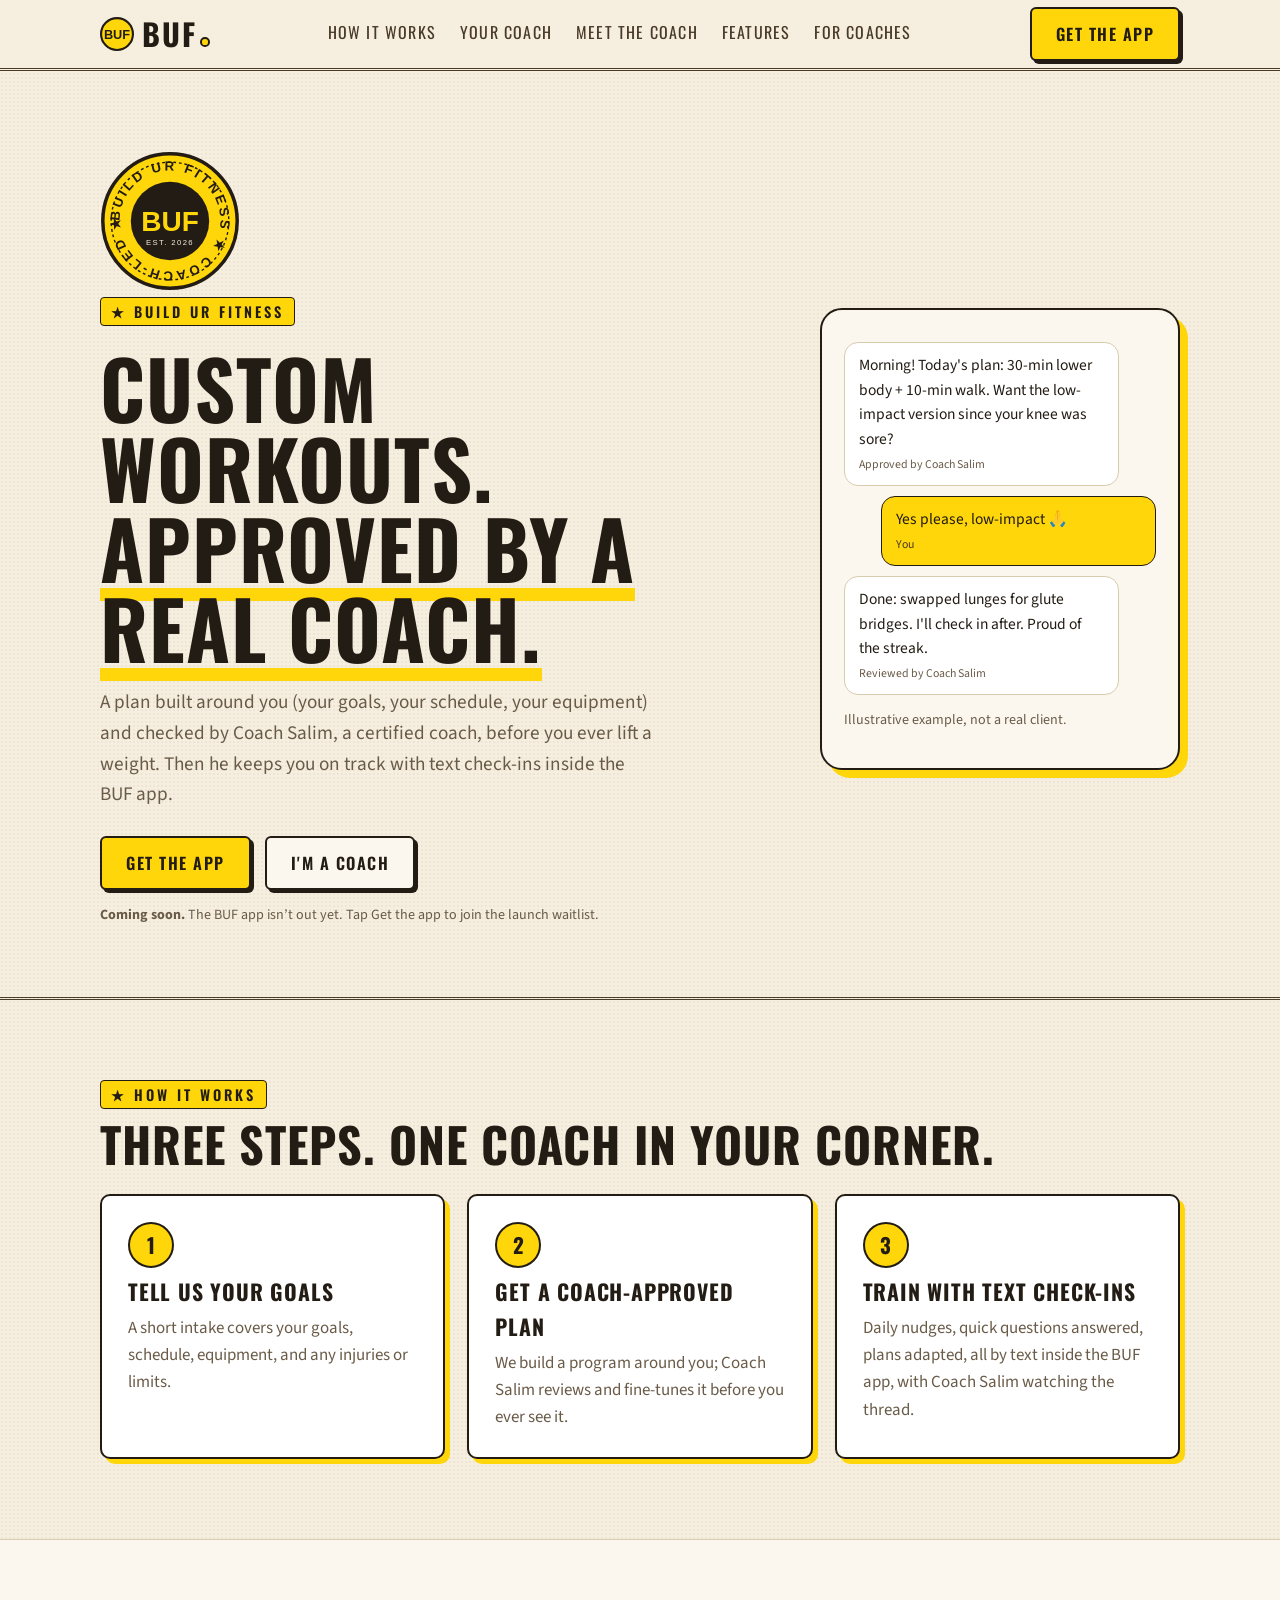
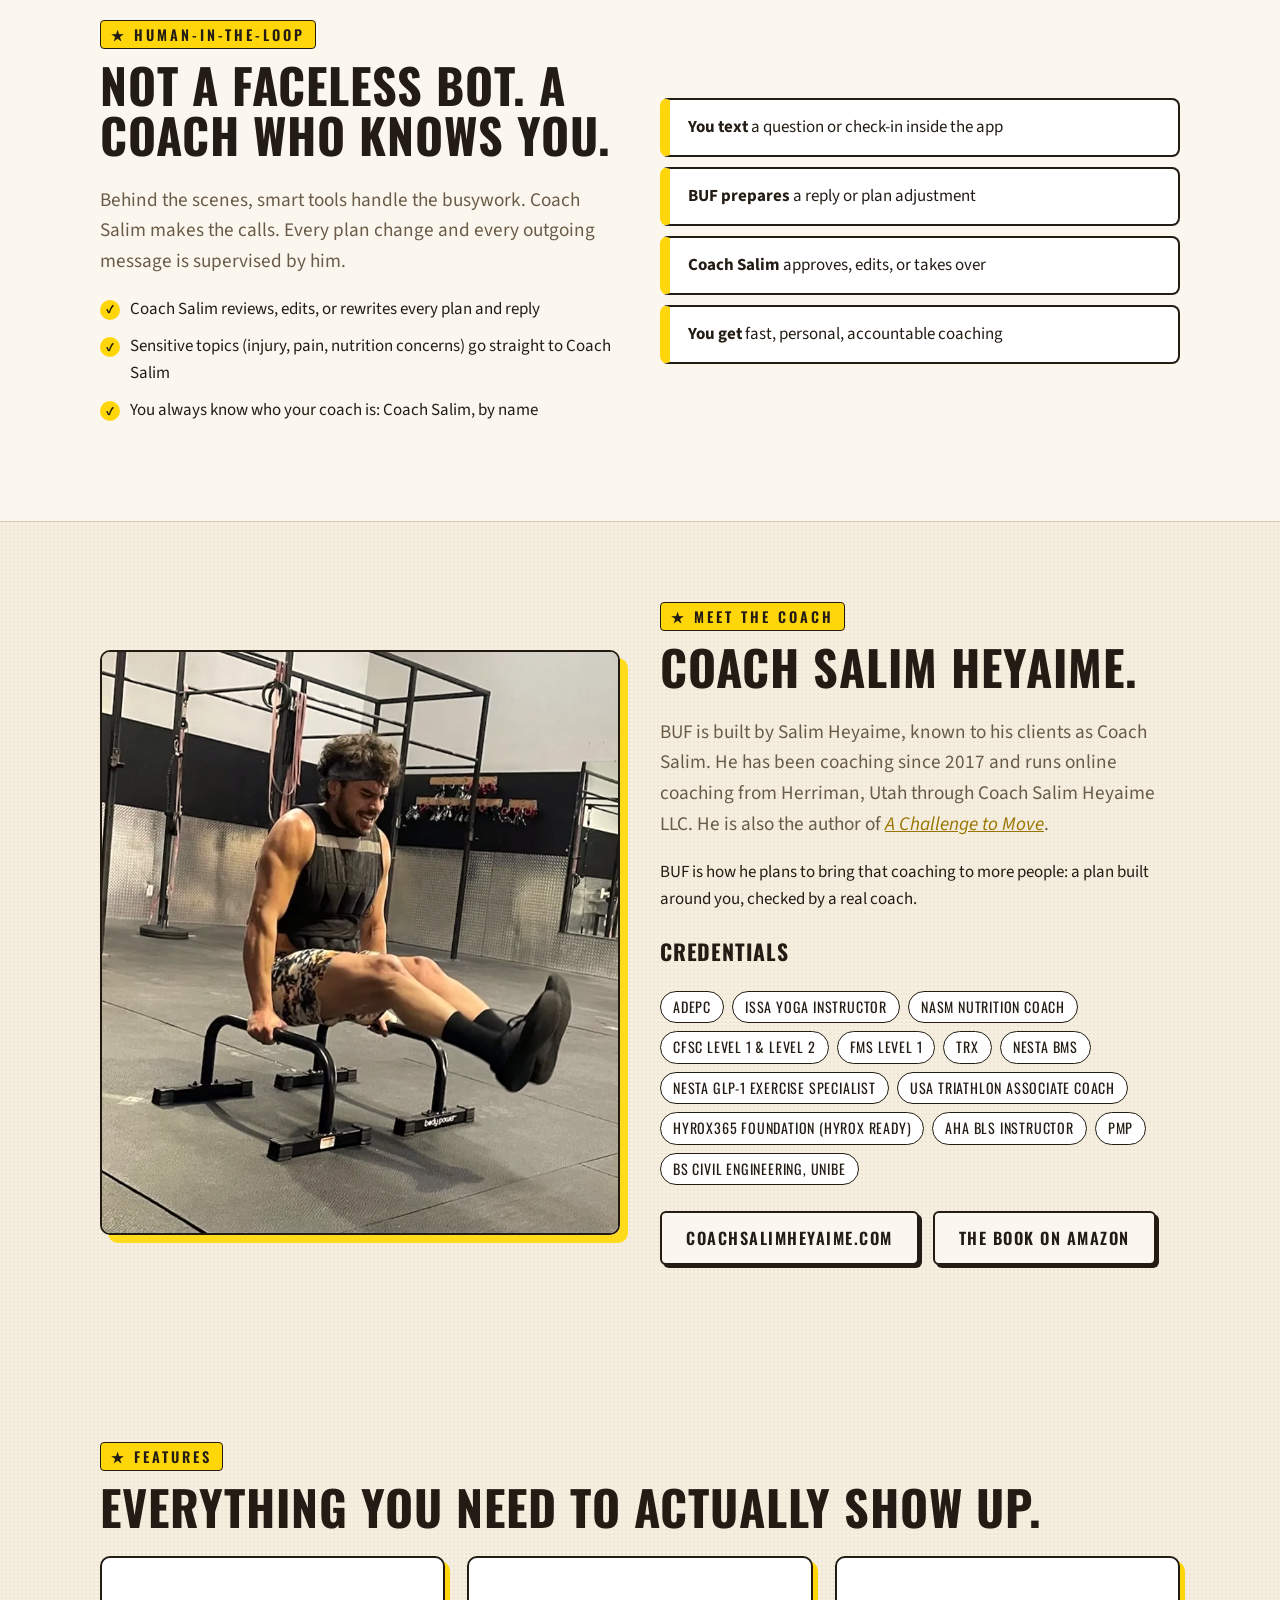
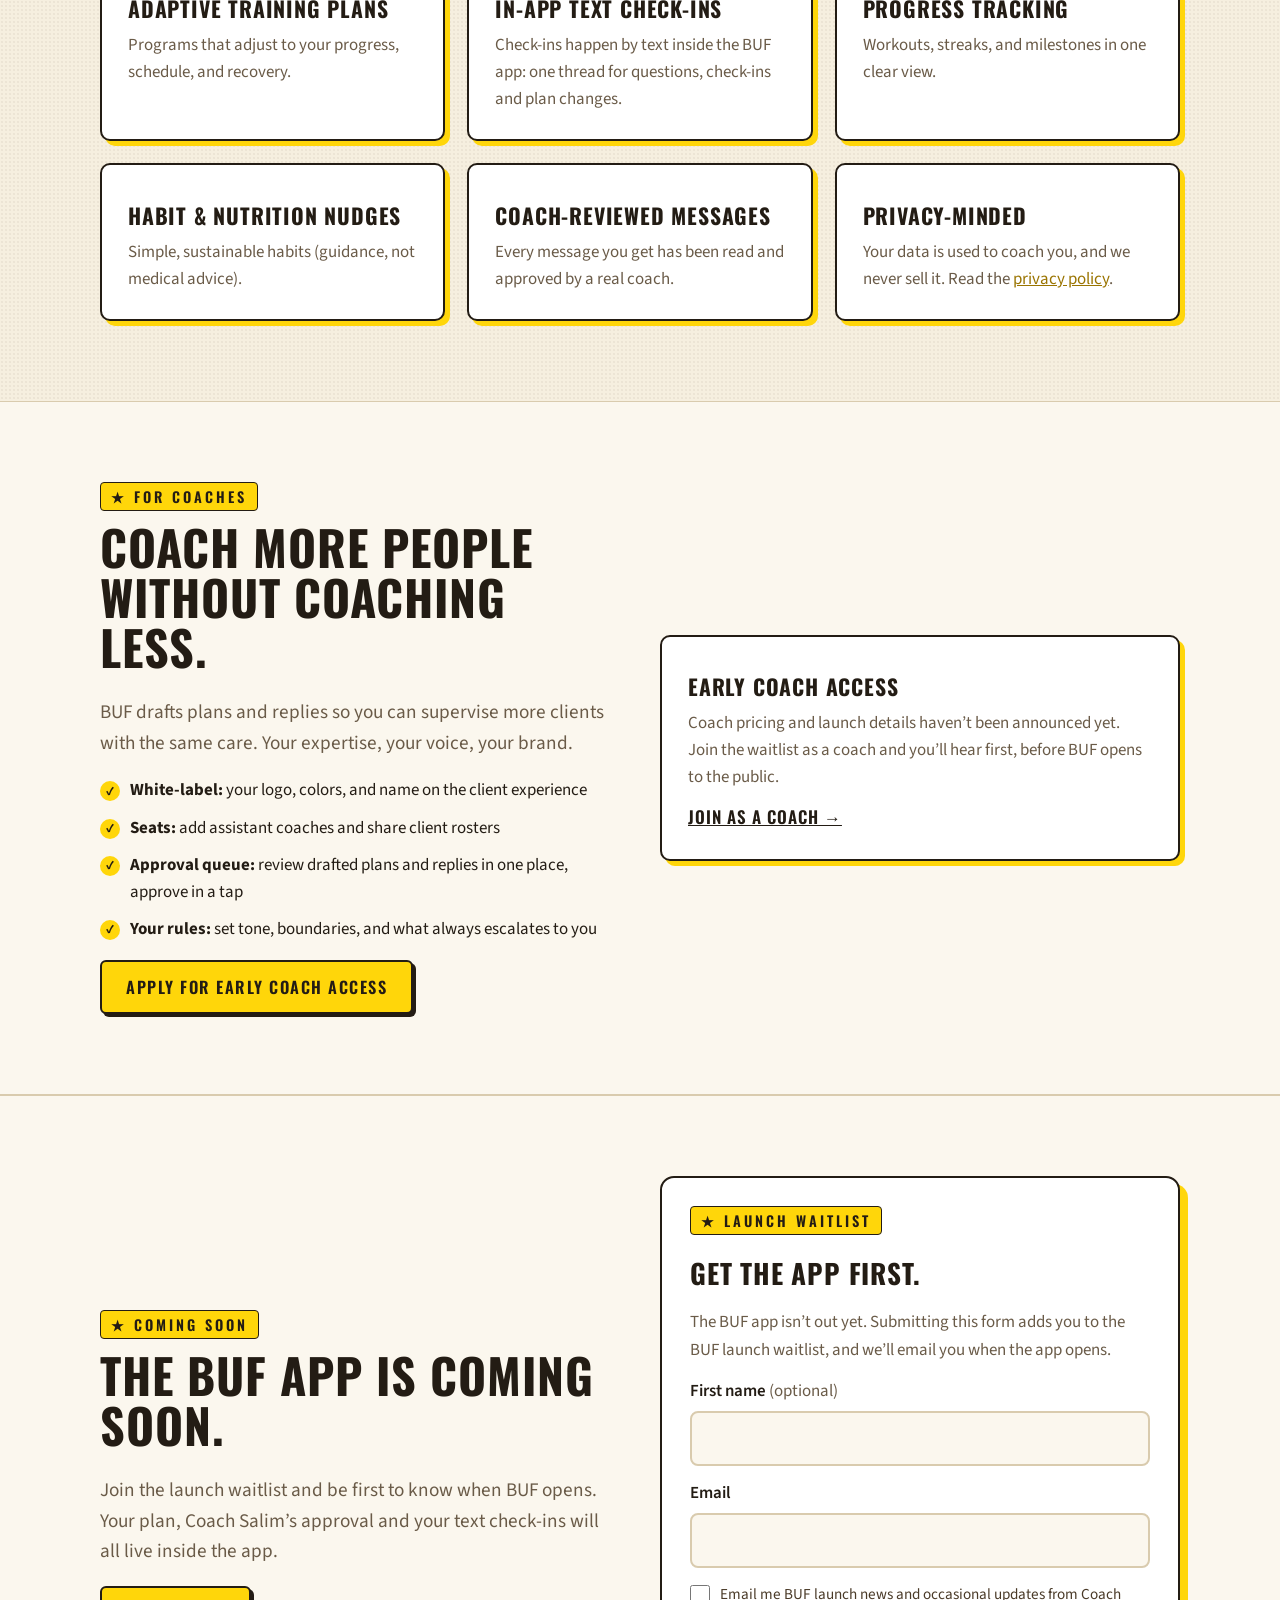
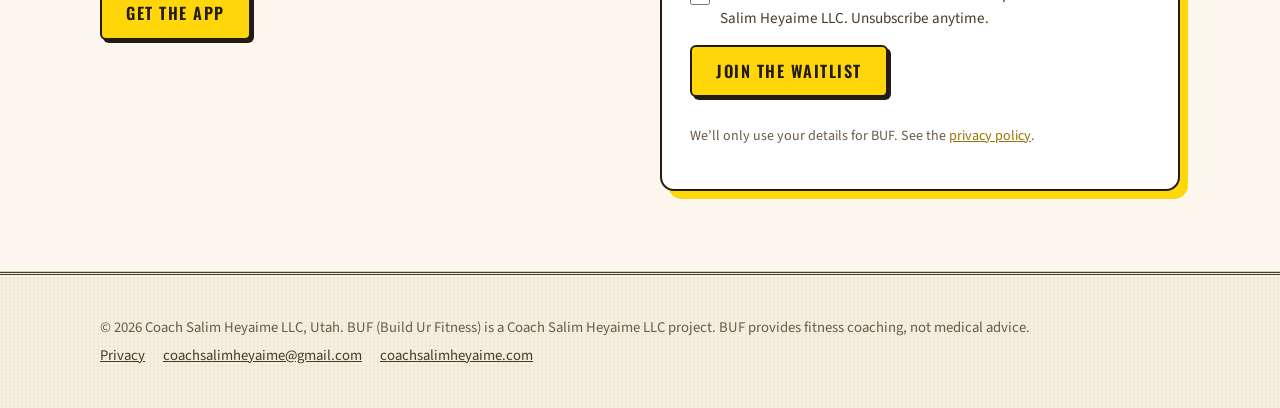
<file: index.html>
<!DOCTYPE html>
<html lang="en">
<head>
<!-- Google tag (gtag.js) -->
<script async src="https://www.googletagmanager.com/gtag/js?id=G-2J3MQWPSZQ"></script>
<script>window.dataLayer=window.dataLayer||[];function gtag(){dataLayer.push(arguments);}gtag('js',new Date());gtag('config','G-2J3MQWPSZQ');</script>
<script src="/js/ga-events.js" defer></script>
<script src="/js/waitlist.js" defer></script>
<meta charset="utf-8">
<meta name="viewport" content="width=device-width,initial-scale=1">
<meta name="robots" content="index,follow">
<link rel="canonical" href="https://buildurfitness.com/">
<title>BUF Fitness | Custom workouts, approved by a real coach</title>
<meta name="description" content="BUF (Build Ur Fitness) builds custom workouts around you, with text check-ins inside the BUF app and Coach Salim, a certified coach who approves every plan and every message. The BUF app is coming soon: join the waitlist.">
<meta property="og:title" content="BUF Fitness | Custom workouts, approved by a real coach">
<meta property="og:description" content="A workout plan built around you and checked by a real coach. Join the waitlist.">
<meta property="og:type" content="website">
<meta property="og:url" content="https://buildurfitness.com/">
<meta property="og:image" content="https://buildurfitness.com/og.png">
<meta property="og:image:width" content="1200">
<meta property="og:image:height" content="630">
<meta name="twitter:card" content="summary_large_image">
<meta name="twitter:url" content="https://buildurfitness.com/">
<meta name="twitter:title" content="BUF Fitness | Custom workouts, approved by a real coach">
<meta name="twitter:image" content="https://buildurfitness.com/og.png">
<meta name="theme-color" content="#FFD60A">
<link rel="preconnect" href="https://fonts.googleapis.com">
<link rel="preconnect" href="https://fonts.gstatic.com" crossorigin>
<link rel="stylesheet" href="https://fonts.googleapis.com/css2?family=Oswald:wght@500;600;700&family=Source+Sans+3:wght@400;600;700&display=swap">
<link rel="icon" href="/favicon.ico" sizes="any">
<link rel="icon" href="/favicon.ico" sizes="any">
<link rel="icon" href="/favicon.svg" type="image/svg+xml">
<link rel="apple-touch-icon" href="/apple-touch-icon.png">
<link rel="apple-touch-icon" href="/apple-touch-icon.png">
<link rel="stylesheet" href="styles.css">
<script type="application/ld+json">
{"@context":"https://schema.org","@type":"WebSite","name":"BUF Fitness (Build Ur Fitness)","url":"https://buildurfitness.com/","publisher":{"@type":"Organization","name":"Coach Salim Heyaime LLC","url":"https://coachsalimheyaime.com/","email":"coachsalimheyaime@gmail.com","founder":{"@type":"Person","name":"Salim Heyaime","alternateName":"Coach Salim","url":"https://coachsalimheyaime.com/"}}}
</script>
</head>
<body>
<a class="skip" href="#main">Skip to content</a>
<header><div class="wrap"><nav aria-label="Main">
<a class="logo" href="#top"><img src="favicon.svg" alt="" width="34" height="34"><span class="wm">BUF<span>.</span></span></a>
<ul><li><a href="#how">How it works</a></li><li><a href="#coach">Your coach</a></li><li><a href="#meet">Meet the coach</a></li><li><a href="#features">Features</a></li><li><a href="#coaches">For coaches</a></li></ul>
<a class="btn" href="#waitlist" data-waitlist="header">Get the app</a>
</nav></div></header>
<main id="main">
<section class="hero" id="top"><div class="wrap grid">
<div>
<img class="badge" src="badge.svg" alt="" width="140" height="140">
<p class="eyebrow">Build Ur Fitness</p>
<h1>Custom workouts.<br><em>Approved by a real coach.</em></h1>
<p class="lead">A plan built around you (your goals, your schedule, your equipment) and checked by Coach Salim, a certified coach, before you ever lift a weight. Then he keeps you on track with text check-ins inside the BUF app.</p>
<div class="cta"><a class="btn" href="#waitlist" data-waitlist="hero">Get the app</a><a class="btn ghost" href="#coaches">I'm a coach</a></div>
<p class="small soon"><strong>Coming soon.</strong> The BUF app isn&rsquo;t out yet. Tap Get the app to join the launch waitlist.</p>
</div>
<div class="phone" role="group" aria-label="Example in-app text conversation (illustrative)">
<div class="msg ai">Morning! Today's plan: 30-min lower body + 10-min walk. Want the low-impact version since your knee was sore?<span class="tag">Approved by Coach Salim</span></div>
<div class="msg me">Yes please, low-impact 🙏<span class="tag">You</span></div>
<div class="msg ai">Done: swapped lunges for glute bridges. I'll check in after. Proud of the streak.<span class="tag">Reviewed by Coach Salim</span></div>
<p class="small">Illustrative example, not a real client.</p>
</div>
</div></section>

<section id="how"><div class="wrap">
<p class="eyebrow">How it works</p><h2>Three steps. One coach in your corner.</h2>
<div class="cards">
<div class="card"><span class="num">1</span><h3>Tell us your goals</h3><p>A short intake covers your goals, schedule, equipment, and any injuries or limits.</p></div>
<div class="card"><span class="num">2</span><h3>Get a coach-approved plan</h3><p>We build a program around you; Coach Salim reviews and fine-tunes it before you ever see it.</p></div>
<div class="card"><span class="num">3</span><h3>Train with text check-ins</h3><p>Daily nudges, quick questions answered, plans adapted, all by text inside the BUF app, with Coach Salim watching the thread.</p></div>
</div></div></section>

<section class="alt" id="coach"><div class="wrap split">
<div><p class="eyebrow">Human-in-the-loop</p><h2>Not a faceless bot. A coach who knows you.</h2>
<p class="lead">Behind the scenes, smart tools handle the busywork. Coach Salim makes the calls. Every plan change and every outgoing message is supervised by him.</p>
<ul class="check"><li>Coach Salim reviews, edits, or rewrites every plan and reply</li><li>Sensitive topics (injury, pain, nutrition concerns) go straight to Coach Salim</li><li>You always know who your coach is: Coach Salim, by name</li></ul></div>
<div class="loop" role="group" aria-label="Supervision loop">
<div><strong>You text</strong> a question or check-in inside the app</div>
<div><strong>BUF prepares</strong> a reply or plan adjustment</div>
<div><strong>Coach Salim</strong> approves, edits, or takes over</div>
<div><strong>You get</strong> fast, personal, accountable coaching</div>
</div></div></section>

<section id="meet"><div class="wrap split">
<figure class="coach-photo"><picture><source srcset="img/coach-salim-800.webp" type="image/webp"><img src="img/coach-salim-800.jpg" alt="Coach Salim Heyaime holding an L-sit on parallettes in the gym" width="800" height="900" loading="lazy"></picture></figure>
<div><p class="eyebrow">Meet the coach</p><h2>Coach Salim Heyaime.</h2>
<p class="lead">BUF is built by Salim Heyaime, known to his clients as Coach Salim. He has been coaching since 2017 and runs online coaching from Herriman, Utah through Coach Salim Heyaime LLC. He is also the author of <a href="https://www.amazon.com/dp/B0HN22P5F4" target="_blank" rel="noopener"><em>A Challenge to Move</em></a>.</p>
<p>BUF is how he plans to bring that coaching to more people: a plan built around you, checked by a real coach.</p>
<h3>Credentials</h3>
<ul class="creds">
<li>ADEPC</li>
<li>ISSA Yoga Instructor</li>
<li>NASM Nutrition Coach</li>
<li>CFSC Level 1 &amp; Level 2</li>
<li>FMS Level 1</li>
<li>TRX</li>
<li>NESTA BMS</li>
<li>NESTA GLP-1 Exercise Specialist</li>
<li>USA Triathlon Associate Coach</li>
<li>HYROX365 Foundation (HYROX Ready)</li>
<li>AHA BLS Instructor</li>
<li>PMP</li>
<li>BS Civil Engineering, UNIBE</li>
</ul>
<p class="cta"><a class="btn ghost" href="https://coachsalimheyaime.com/" target="_blank" rel="noopener">coachsalimheyaime.com</a><a class="btn ghost" href="https://www.amazon.com/dp/B0HN22P5F4" target="_blank" rel="noopener">The book on Amazon</a></p>
</div></div></section>

<section id="features"><div class="wrap">
<p class="eyebrow">Features</p><h2>Everything you need to actually show up.</h2>
<div class="cards">
<div class="card"><h3>Adaptive training plans</h3><p>Programs that adjust to your progress, schedule, and recovery.</p></div>
<div class="card"><h3>In-app text check-ins</h3><p>Check-ins happen by text inside the BUF app: one thread for questions, check-ins and plan changes.</p></div>
<div class="card"><h3>Progress tracking</h3><p>Workouts, streaks, and milestones in one clear view.</p></div>
<div class="card"><h3>Habit &amp; nutrition nudges</h3><p>Simple, sustainable habits (guidance, not medical advice).</p></div>
<div class="card"><h3>Coach-reviewed messages</h3><p>Every message you get has been read and approved by a real coach.</p></div>
<div class="card"><h3>Privacy-minded</h3><p>Your data is used to coach you, and we never sell it. Read the <a href="/privacy/">privacy policy</a>.</p></div>
</div></div></section>

<section class="alt" id="coaches"><div class="wrap split">
<div><p class="eyebrow">For coaches</p><h2>Coach more people without coaching less.</h2>
<p class="lead">BUF drafts plans and replies so you can supervise more clients with the same care. Your expertise, your voice, your brand.</p>
<ul class="check"><li><strong>White-label:</strong> your logo, colors, and name on the client experience</li><li><strong>Seats:</strong> add assistant coaches and share client rosters</li><li><strong>Approval queue:</strong> review drafted plans and replies in one place, approve in a tap</li><li><strong>Your rules:</strong> set tone, boundaries, and what always escalates to you</li></ul>
<a class="btn" href="#waitlist" data-waitlist="coaches" data-waitlist-role="coach">Apply for early coach access</a></div>
<div class="card note"><h3>Early coach access</h3><p>Coach pricing and launch details haven&rsquo;t been announced yet. Join the waitlist as a coach and you&rsquo;ll hear first, before BUF opens to the public.</p><p><a href="#waitlist" data-waitlist="coaches_note" data-waitlist-role="coach">Join as a coach &rarr;</a></p></div>
</div></section>

<section class="alt" id="waitlist"><div class="wrap split">
<div><p class="eyebrow">Coming soon</p><h2>The BUF app is coming soon.</h2><p class="lead">Join the launch waitlist and be first to know when BUF opens. Your plan, Coach Salim&rsquo;s approval and your text check-ins will all live inside the app.</p><p><a class="btn" href="#waitlist" data-waitlist="waitlist_section">Get the app</a></p></div>
<div class="wl-home" id="wl-home"><div class="wl-box" id="wl-box">
<form id="wl-form" class="wl-form" action="https://formsubmit.co/coachsalimheyaime@gmail.com" method="POST" aria-labelledby="wl-title">
<p class="eyebrow">Launch waitlist</p>
<h3 id="wl-title">Get the app first.</h3>
<p class="wl-intro">The BUF app isn&rsquo;t out yet. Submitting this form adds you to the BUF launch waitlist, and we&rsquo;ll email you when the app opens.</p>
<input type="hidden" name="_subject" value="BUF waitlist">
<input type="hidden" name="_template" value="table">
<input type="hidden" name="_captcha" value="true">
<input type="hidden" name="_next" value="https://buildurfitness.com/thanks/">
<input type="hidden" name="source" value="buf_waitlist">
<input type="hidden" name="page" value="https://buildurfitness.com/">
<input type="hidden" name="role" value="">
<input type="hidden" name="entry_point" value="">
<input type="hidden" name="utm_source" value=""><input type="hidden" name="utm_medium" value=""><input type="hidden" name="utm_campaign" value=""><input type="hidden" name="utm_term" value=""><input type="hidden" name="utm_content" value="">
<input type="hidden" name="timestamp" value="">
<input type="text" name="_honey" class="hp" tabindex="-1" autocomplete="off" aria-hidden="true">
<label><span>First name <span class="opt">(optional)</span></span><input type="text" name="first_name" autocomplete="given-name" maxlength="60"></label>
<label>Email<input type="email" name="email" required autocomplete="email" maxlength="254" aria-describedby="wl-err"></label>
<label class="wl-check"><input type="checkbox" name="marketing_opt_in" value="yes"><span>Email me BUF launch news and occasional updates from Coach Salim Heyaime LLC. Unsubscribe anytime.</span></label>
<p class="wl-err" id="wl-err" role="alert" hidden></p>
<button class="btn" type="submit">Join the waitlist</button>
<p class="small">We&rsquo;ll only use your details for BUF. See the <a href="/privacy/">privacy policy</a>.</p>
</form>
<div class="wl-thanks" id="wl-thanks" tabindex="-1" hidden>
<p class="eyebrow">You&rsquo;re on the list</p>
<h3 id="wl-thanks-title">Thanks<span id="wl-thanks-name"></span>!</h3>
<p>You&rsquo;re on the BUF launch waitlist. The app is coming soon, and we&rsquo;ll email you as soon as it opens.</p>
<p class="small">Can&rsquo;t wait? Coach Salim also coaches online at <a href="https://coachsalimheyaime.com/" target="_blank" rel="noopener">coachsalimheyaime.com</a>.</p>
</div>
</div></div>
</div></section>
</main>
<dialog class="wl-dialog" id="wl-dialog" aria-labelledby="wl-title"><button type="button" class="wl-close" id="wl-close" aria-label="Close">&times;</button><div id="wl-slot"></div></dialog>
<footer><div class="wrap foot">
<p>&copy; 2026 Coach Salim Heyaime LLC, Utah. BUF (Build Ur Fitness) is a Coach Salim Heyaime LLC project. BUF provides fitness coaching, not medical advice.</p>
<p class="foot-links"><a href="/privacy/">Privacy</a><a href="mailto:coachsalimheyaime@gmail.com?subject=BUF">coachsalimheyaime@gmail.com</a><a href="https://coachsalimheyaime.com/" target="_blank" rel="noopener">coachsalimheyaime.com</a></p>
</div></footer>
<script src="/js/external-links.js" defer></script>
</body></html>
</file>
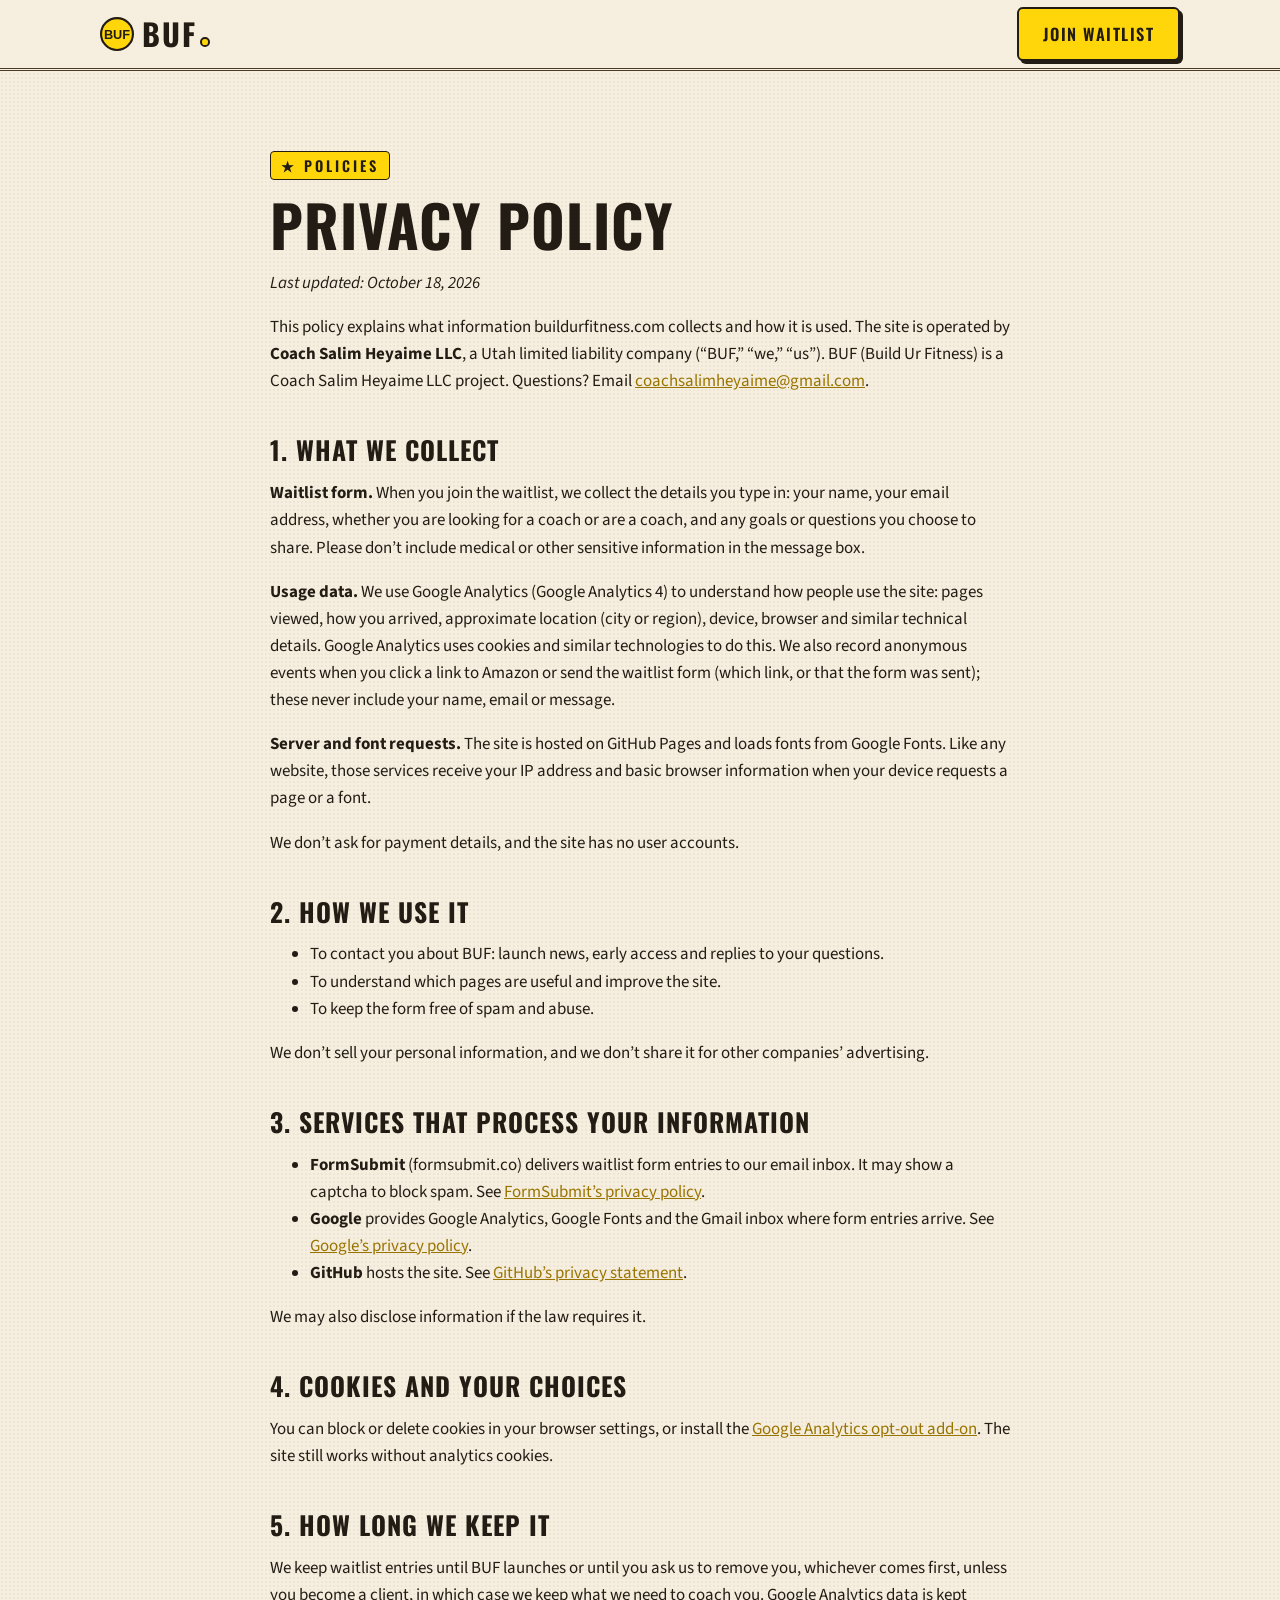
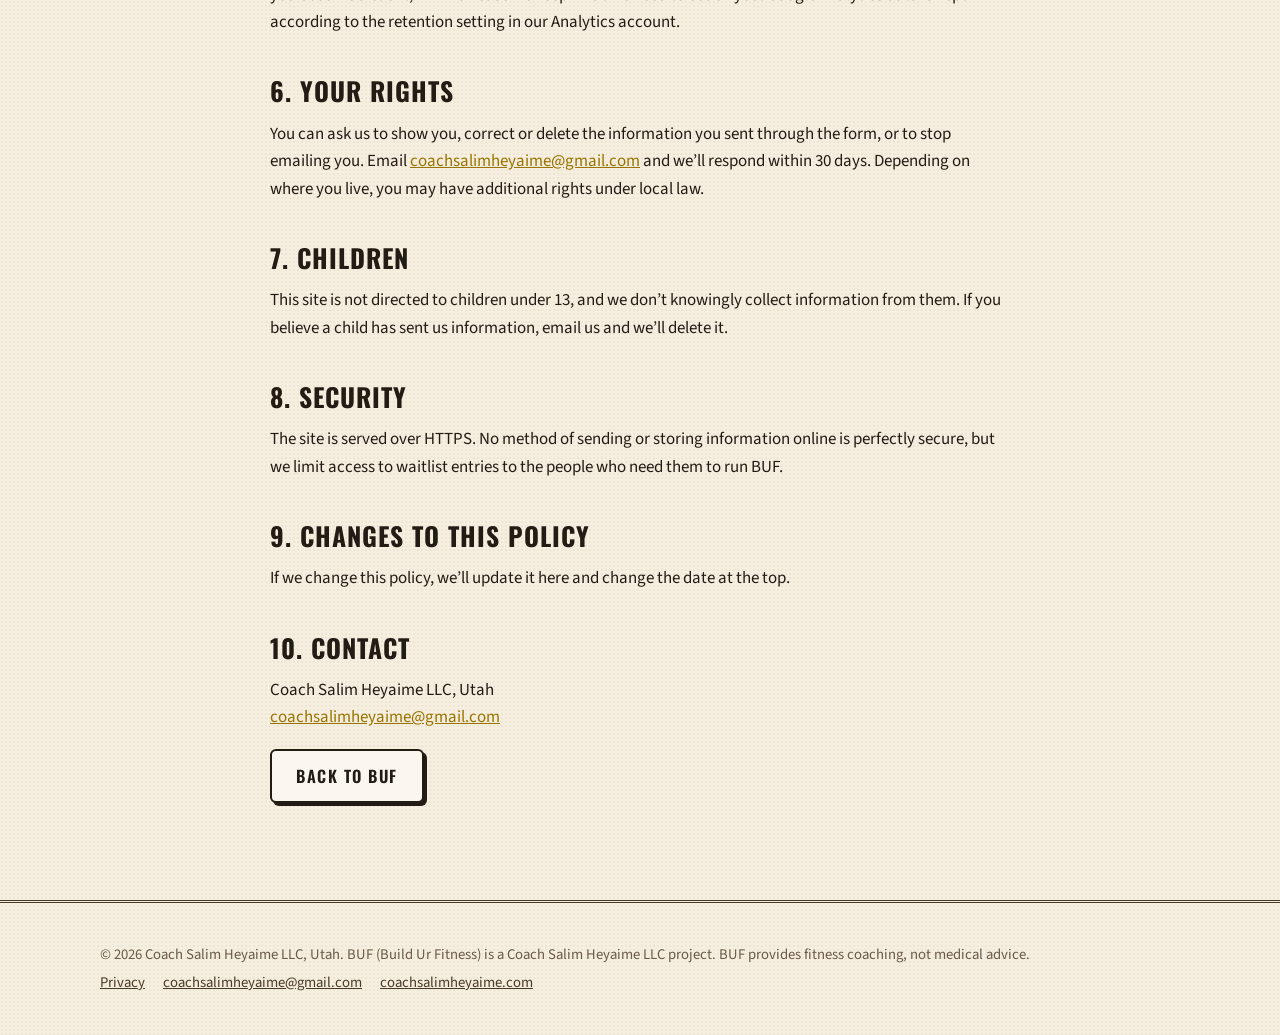
<file: privacy/index.html>
<!DOCTYPE html>
<html lang="en">
<head>
<!-- Google tag (gtag.js) -->
<script async src="https://www.googletagmanager.com/gtag/js?id=G-2J3MQWPSZQ"></script>
<script>window.dataLayer=window.dataLayer||[];function gtag(){dataLayer.push(arguments);}gtag('js',new Date());gtag('config','G-2J3MQWPSZQ');</script>
<script src="/js/ga-events.js" defer></script>
<meta charset="utf-8">
<meta name="viewport" content="width=device-width,initial-scale=1">
<meta name="robots" content="index,follow">
<link rel="canonical" href="https://buildurfitness.com/privacy/">
<title>Privacy Policy | BUF Fitness</title>
<meta name="description" content="How BUF Fitness (Build Ur Fitness), a Coach Salim Heyaime LLC project, handles the information collected on buildurfitness.com.">
<meta name="theme-color" content="#FFD60A">
<link rel="preconnect" href="https://fonts.googleapis.com">
<link rel="preconnect" href="https://fonts.gstatic.com" crossorigin>
<link rel="stylesheet" href="https://fonts.googleapis.com/css2?family=Oswald:wght@500;600;700&family=Source+Sans+3:wght@400;600;700&display=swap">
<link rel="icon" href="/favicon.ico" sizes="any">
<link rel="icon" href="/favicon.svg" type="image/svg+xml">
<link rel="apple-touch-icon" href="/apple-touch-icon.png">
<link rel="stylesheet" href="/styles.css">
</head>
<body>
<a class="skip" href="#main">Skip to content</a>
<header><div class="wrap"><nav aria-label="Main">
<a class="logo" href="/"><img src="/favicon.svg" alt="" width="34" height="34"><span class="wm">BUF<span>.</span></span></a>
<a class="btn" href="/#waitlist">Join waitlist</a>
</nav></div></header>
<main id="main"><section><div class="wrap legal">
<p class="eyebrow">Policies</p>
<h1>Privacy Policy</h1>
<p><em>Last updated: October 18, 2026</em></p>
<p>This policy explains what information buildurfitness.com collects and how it is used. The site is operated by <strong>Coach Salim Heyaime LLC</strong>, a Utah limited liability company (&ldquo;BUF,&rdquo; &ldquo;we,&rdquo; &ldquo;us&rdquo;). BUF (Build Ur Fitness) is a Coach Salim Heyaime LLC project. Questions? Email <a href="mailto:coachsalimheyaime@gmail.com?subject=BUF%20privacy">coachsalimheyaime@gmail.com</a>.</p>

<h2>1. What we collect</h2>
<p><strong>Waitlist form.</strong> When you join the waitlist, we collect the details you type in: your name, your email address, whether you are looking for a coach or are a coach, and any goals or questions you choose to share. Please don&rsquo;t include medical or other sensitive information in the message box.</p>
<p><strong>Usage data.</strong> We use Google Analytics (Google Analytics 4) to understand how people use the site: pages viewed, how you arrived, approximate location (city or region), device, browser and similar technical details. Google Analytics uses cookies and similar technologies to do this. We also record anonymous events when you click a link to Amazon or send the waitlist form (which link, or that the form was sent); these never include your name, email or message.</p>
<p><strong>Server and font requests.</strong> The site is hosted on GitHub Pages and loads fonts from Google Fonts. Like any website, those services receive your IP address and basic browser information when your device requests a page or a font.</p>
<p>We don&rsquo;t ask for payment details, and the site has no user accounts.</p>

<h2>2. How we use it</h2>
<ul>
<li>To contact you about BUF: launch news, early access and replies to your questions.</li>
<li>To understand which pages are useful and improve the site.</li>
<li>To keep the form free of spam and abuse.</li>
</ul>
<p>We don&rsquo;t sell your personal information, and we don&rsquo;t share it for other companies&rsquo; advertising.</p>

<h2>3. Services that process your information</h2>
<ul>
<li><strong>FormSubmit</strong> (formsubmit.co) delivers waitlist form entries to our email inbox. It may show a captcha to block spam. See <a href="https://formsubmit.co/privacy.pdf" target="_blank" rel="noopener">FormSubmit&rsquo;s privacy policy</a>.</li>
<li><strong>Google</strong> provides Google Analytics, Google Fonts and the Gmail inbox where form entries arrive. See <a href="https://policies.google.com/privacy" target="_blank" rel="noopener">Google&rsquo;s privacy policy</a>.</li>
<li><strong>GitHub</strong> hosts the site. See <a href="https://docs.github.com/en/site-policy/privacy-policies/github-general-privacy-statement" target="_blank" rel="noopener">GitHub&rsquo;s privacy statement</a>.</li>
</ul>
<p>We may also disclose information if the law requires it.</p>

<h2>4. Cookies and your choices</h2>
<p>You can block or delete cookies in your browser settings, or install the <a href="https://tools.google.com/dlpage/gaoptout" target="_blank" rel="noopener">Google Analytics opt-out add-on</a>. The site still works without analytics cookies.</p>

<h2>5. How long we keep it</h2>
<p>We keep waitlist entries until BUF launches or until you ask us to remove you, whichever comes first, unless you become a client, in which case we keep what we need to coach you. Google Analytics data is kept according to the retention setting in our Analytics account.</p>

<h2>6. Your rights</h2>
<p>You can ask us to show you, correct or delete the information you sent through the form, or to stop emailing you. Email <a href="mailto:coachsalimheyaime@gmail.com?subject=BUF%20privacy%20request">coachsalimheyaime@gmail.com</a> and we&rsquo;ll respond within 30 days. Depending on where you live, you may have additional rights under local law.</p>

<h2>7. Children</h2>
<p>This site is not directed to children under 13, and we don&rsquo;t knowingly collect information from them. If you believe a child has sent us information, email us and we&rsquo;ll delete it.</p>

<h2>8. Security</h2>
<p>The site is served over HTTPS. No method of sending or storing information online is perfectly secure, but we limit access to waitlist entries to the people who need them to run BUF.</p>

<h2>9. Changes to this policy</h2>
<p>If we change this policy, we&rsquo;ll update it here and change the date at the top.</p>

<h2>10. Contact</h2>
<p>Coach Salim Heyaime LLC, Utah<br><a href="mailto:coachsalimheyaime@gmail.com?subject=BUF%20privacy">coachsalimheyaime@gmail.com</a></p>
<p><a class="btn ghost" href="/">Back to BUF</a></p>
</div></section></main>
<footer><div class="wrap foot">
<p>&copy; 2026 Coach Salim Heyaime LLC, Utah. BUF (Build Ur Fitness) is a Coach Salim Heyaime LLC project. BUF provides fitness coaching, not medical advice.</p>
<p class="foot-links"><a href="/privacy/">Privacy</a><a href="mailto:coachsalimheyaime@gmail.com?subject=BUF">coachsalimheyaime@gmail.com</a><a href="https://coachsalimheyaime.com/" target="_blank" rel="noopener">coachsalimheyaime.com</a></p>
</div></footer>
<script src="/js/external-links.js" defer></script>
</body></html>
</file>
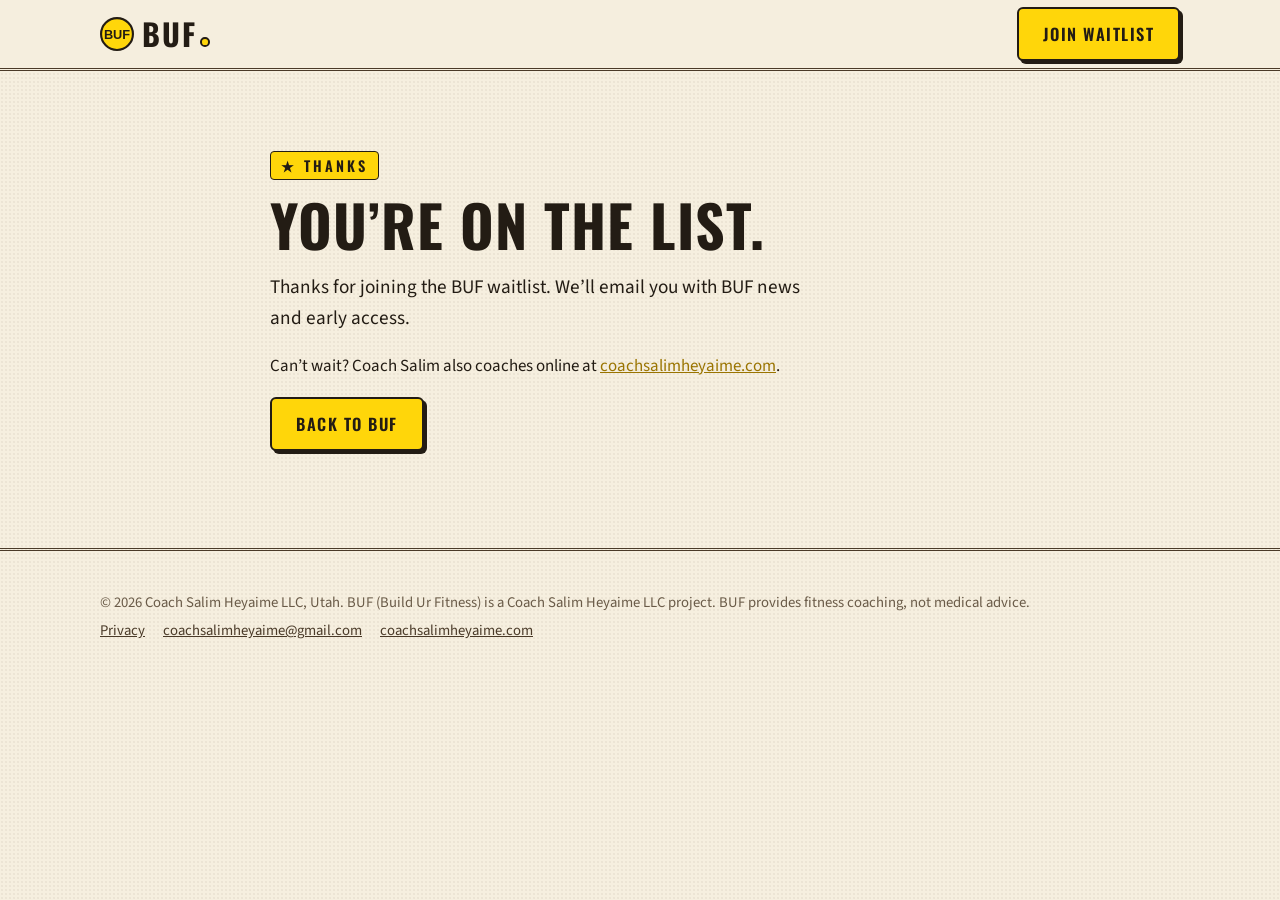
<file: thanks/index.html>
<!DOCTYPE html>
<html lang="en">
<head>
<!-- Google tag (gtag.js) -->
<script async src="https://www.googletagmanager.com/gtag/js?id=G-2J3MQWPSZQ"></script>
<script>window.dataLayer=window.dataLayer||[];function gtag(){dataLayer.push(arguments);}gtag('js',new Date());gtag('config','G-2J3MQWPSZQ');</script>
<script src="/js/ga-events.js" defer></script>
<script>/* GA4 generate_lead: this thank-you page only loads after a successful waitlist/contact form submit (FormSubmit _next redirect). Counted here, not on submit, so each lead counts once; reloads/back-forward visits are skipped. */
(function(){try{var n=performance.getEntriesByType('navigation')[0];if(n&&n.type!=='navigate')return;}catch(e){}gtag('event','generate_lead',{form_name:'buf_contact'});})();</script>
<meta charset="utf-8">
<meta name="viewport" content="width=device-width,initial-scale=1">
<meta name="robots" content="noindex">
<title>You're on the list | BUF Fitness</title>
<meta name="theme-color" content="#FFD60A">
<link rel="preconnect" href="https://fonts.googleapis.com">
<link rel="preconnect" href="https://fonts.gstatic.com" crossorigin>
<link rel="stylesheet" href="https://fonts.googleapis.com/css2?family=Oswald:wght@500;600;700&family=Source+Sans+3:wght@400;600;700&display=swap">
<link rel="icon" href="/favicon.ico" sizes="any">
<link rel="icon" href="/favicon.svg" type="image/svg+xml">
<link rel="apple-touch-icon" href="/apple-touch-icon.png">
<link rel="stylesheet" href="/styles.css">
</head>
<body>
<a class="skip" href="#main">Skip to content</a>
<header><div class="wrap"><nav aria-label="Main">
<a class="logo" href="/"><img src="/favicon.svg" alt="" width="34" height="34"><span class="wm">BUF<span>.</span></span></a>
<a class="btn" href="/#waitlist">Join waitlist</a>
</nav></div></header>
<main id="main"><section><div class="wrap legal">
<p class="eyebrow">Thanks</p>
<h1>You&rsquo;re on the list.</h1>
<p class="lead">Thanks for joining the BUF waitlist. We&rsquo;ll email you with BUF news and early access.</p>
<p>Can&rsquo;t wait? Coach Salim also coaches online at <a href="https://coachsalimheyaime.com/" target="_blank" rel="noopener">coachsalimheyaime.com</a>.</p>
<p><a class="btn" href="/">Back to BUF</a></p>
</div></section></main>
<footer><div class="wrap foot">
<p>&copy; 2026 Coach Salim Heyaime LLC, Utah. BUF (Build Ur Fitness) is a Coach Salim Heyaime LLC project. BUF provides fitness coaching, not medical advice.</p>
<p class="foot-links"><a href="/privacy/">Privacy</a><a href="mailto:coachsalimheyaime@gmail.com?subject=BUF">coachsalimheyaime@gmail.com</a><a href="https://coachsalimheyaime.com/" target="_blank" rel="noopener">coachsalimheyaime.com</a></p>
</div></footer>
<script src="/js/external-links.js" defer></script>
</body></html>
</file>
<file: styles.css>
:root{--cream:#F6EFDF;--paper:#FBF7EE;--ink:#231C14;--brown:#4A3A28;--gold:#FFD60A;--gold-d:#9A7400;--red:#B3412E;--mut:#6A5B48;--line:#D9CBAE;--r:10px;--cond:"Oswald","Arial Narrow",Impact,sans-serif}
*{box-sizing:border-box}html{scroll-behavior:smooth}
body{margin:0;font-family:"Source Sans 3",system-ui,-apple-system,Segoe UI,Roboto,sans-serif;font-size:1.06rem;background:var(--cream);color:var(--ink);line-height:1.6;
background-image:radial-gradient(rgba(74,58,40,.06) 1px,transparent 1px);background-size:4px 4px}
a{color:var(--gold-d)}
.skip{position:absolute;left:-999px}.skip:focus{left:8px;top:8px;background:#fff;color:#000;padding:8px;z-index:99}
.draft{background:var(--ink);color:var(--gold);text-align:center;font-family:var(--cond);letter-spacing:1.5px;text-transform:uppercase;padding:6px 12px;font-size:.85rem}
.wrap{max-width:1120px;margin:0 auto;padding:0 20px}
header{position:sticky;top:0;z-index:10;background:rgba(246,239,223,.95);border-bottom:3px double var(--brown)}
nav{display:flex;align-items:center;justify-content:space-between;height:68px;gap:16px}
.logo{font-family:var(--cond);font-weight:700;font-size:1.9rem;color:var(--ink);text-decoration:none;letter-spacing:2px;display:flex;align-items:center;gap:8px}.logo span{color:var(--gold-d)}
nav ul{display:flex;gap:24px;list-style:none;margin:0;padding:0}nav ul a{color:var(--brown);text-decoration:none;font-family:var(--cond);text-transform:uppercase;letter-spacing:1.2px;font-size:1rem}
nav ul a:hover{color:var(--gold-d)}
.btn{display:inline-block;background:var(--gold);color:var(--ink);font-family:var(--cond);font-weight:600;text-transform:uppercase;letter-spacing:1.5px;padding:12px 24px;border-radius:6px;text-decoration:none;border:2px solid var(--ink);box-shadow:3px 3px 0 var(--ink);cursor:pointer;font-size:1.02rem;transition:transform .15s,box-shadow .15s}
.btn:hover{transform:translate(-1px,-1px);box-shadow:4px 4px 0 var(--ink)}
.btn.ghost{background:var(--paper)}
a:focus-visible,.btn:focus-visible,input:focus-visible,select:focus-visible,textarea:focus-visible{outline:3px solid var(--red);outline-offset:3px}
.hero{padding:80px 0 70px;border-bottom:3px double var(--brown)}
.hero .grid{display:grid;grid-template-columns:1.1fr .9fr;gap:48px;align-items:center}
.eyebrow{color:var(--red);font-family:var(--cond);font-weight:600;text-transform:uppercase;letter-spacing:3px;font-size:.9rem;margin:0}
.eyebrow::before{content:"★ "}
h1,h2,h3{font-family:var(--cond);text-transform:uppercase;font-weight:700;color:var(--ink)}
h1{font-size:clamp(2.8rem,6.5vw,5rem);line-height:1;margin:.25em 0;letter-spacing:1px}h1 em{font-style:normal;color:var(--gold-d);display:inline-block}
h2{font-size:clamp(2rem,4vw,3rem);line-height:1.05;letter-spacing:1px;margin:.2em 0 .5em}
h3{font-size:1.35rem;letter-spacing:.8px}
.lead{font-size:1.2rem;color:var(--mut);max-width:560px}.cta{display:flex;gap:14px;flex-wrap:wrap;margin-top:26px}
.badge{width:140px;height:140px;display:block;margin:0 0 6px}
.phone{background:var(--paper);border:2px solid var(--ink);border-radius:22px;padding:22px;max-width:360px;margin-left:auto;box-shadow:8px 8px 0 var(--gold)}
.msg{border-radius:14px;padding:10px 14px;margin:10px 0;font-size:.97rem;max-width:88%;border:1.5px solid var(--line)}
.msg.ai{background:#fff}.msg.me{background:var(--gold);border-color:var(--gold-d);margin-left:auto}
.tag{display:block;font-size:.74rem;color:var(--mut);margin-top:4px}.msg.me .tag{color:var(--brown)}
section{padding:80px 0}.alt{background:var(--paper);border-top:1px solid var(--line);border-bottom:1px solid var(--line)}
.cards{display:grid;grid-template-columns:repeat(3,1fr);gap:22px}
.card{background:#fff;border:2px solid var(--ink);border-radius:var(--r);padding:26px;box-shadow:5px 5px 0 var(--line)}.card h3{margin:.3em 0 .3em}.card p{color:var(--mut);margin:0}
.num{display:inline-grid;place-items:center;width:46px;height:46px;border-radius:50%;background:var(--gold);color:var(--ink);font-family:var(--cond);font-weight:700;font-size:1.3rem;border:2px solid var(--ink)}
.split{display:grid;grid-template-columns:1fr 1fr;gap:40px;align-items:center}
.check{list-style:none;padding:0}.check li{padding-left:30px;position:relative;margin:10px 0}.check li::before{content:"✓";position:absolute;left:0;color:var(--gold-d);font-weight:900}
.loop{display:grid;gap:10px}.loop div{background:#fff;border:2px solid var(--ink);border-left:10px solid var(--gold);padding:14px 18px;border-radius:8px}
.callout{background:var(--ink);color:var(--cream);border-radius:14px;padding:38px;display:flex;justify-content:space-between;gap:24px;align-items:center;flex-wrap:wrap;outline:2px dashed var(--gold);outline-offset:-12px}
.callout h2{color:var(--cream)}.callout .lead{color:#D9CBAE}.callout .eyebrow{color:var(--gold)}
.ph{border:2px dashed var(--brown);border-radius:var(--r);padding:20px;color:var(--mut);background:#fff}
form{background:#fff;border-radius:14px;padding:28px;display:grid;gap:14px;border:2px solid var(--ink);box-shadow:8px 8px 0 var(--gold)}
label{font-weight:600;display:grid;gap:6px}input,select,textarea{font:inherit;padding:12px;border-radius:8px;border:2px solid var(--line);background:var(--paper);color:var(--ink)}
.hp{position:absolute;left:-9999px}.small{font-size:.88rem;color:var(--mut)}
footer{padding:36px 0;border-top:3px double var(--brown);color:var(--mut);font-size:.92rem}
@media(max-width:860px){.hero .grid,.split{grid-template-columns:1fr}.cards{grid-template-columns:1fr}nav ul{display:none}.phone{margin:0 auto}section{padding:60px 0}.badge{width:110px;height:110px}}
@media(prefers-reduced-motion:reduce){html{scroll-behavior:auto}*{transition:none!important;animation:none!important}}
.logo .wm{color:inherit}
/* bright accent v3 */
.eyebrow{display:inline-block;background:var(--gold);color:var(--ink);padding:2px 10px;border-radius:4px;border:1.5px solid var(--ink)}
.eyebrow::before{color:var(--ink)}
h1 em{color:var(--ink);background:linear-gradient(transparent 55%,var(--gold) 55%);padding:0 .08em}
.logo span{color:var(--ink)}.logo .wm span{display:inline-block;width:.32em;height:.32em;background:var(--gold);border:2px solid var(--ink);border-radius:50%;color:transparent;overflow:hidden;margin-left:3px;vertical-align:baseline}
.check li::before{color:var(--ink);background:var(--gold);border-radius:50%;width:20px;height:20px;display:grid;place-items:center;font-size:.75rem;top:4px}
.card{box-shadow:5px 5px 0 var(--gold)}
.msg.me{border-color:var(--ink)}
h1 em{display:inline;-webkit-box-decoration-break:clone;box-decoration-break:clone}
h1 em{background:none;padding:0;text-decoration:underline;text-decoration-color:var(--gold);text-decoration-thickness:.16em;text-underline-offset:.06em;text-decoration-skip-ink:none}

/* 10/18: meet the coach, notes, footer */
.coach-photo{margin:0}.coach-photo img{display:block;width:100%;height:auto;border:2px solid var(--ink);border-radius:var(--r);box-shadow:8px 8px 0 var(--gold);filter:sepia(.12) contrast(1.03)}
.creds{list-style:none;padding:0;margin:8px 0 0;display:flex;flex-wrap:wrap;gap:8px}
.creds li{background:#fff;border:1.5px solid var(--ink);border-radius:999px;padding:4px 12px;font-family:var(--cond);text-transform:uppercase;letter-spacing:.8px;font-size:.88rem}
.card.note a{font-family:var(--cond);text-transform:uppercase;letter-spacing:1px;color:var(--ink);font-weight:600}
.card.note p+p{margin-top:12px}
.foot p{margin:.3em 0}.foot-links{display:flex;flex-wrap:wrap;gap:18px}.foot-links a{color:var(--brown)}
.legal{max-width:780px}.legal h1{font-size:clamp(2.4rem,5vw,3.6rem)}.legal h2{font-size:1.6rem;margin-top:1.6em}.legal p,.legal li{color:var(--ink)}

/* 10/18: BUF launch waitlist (Get the app opens this until the app is out) */
.soon{margin:14px 0 0}
.wl-form h3{margin:.1em 0 0;font-size:1.7rem}.wl-form .eyebrow{justify-self:start}
.wl-intro{margin:0;color:var(--mut)}.opt{font-weight:400;color:var(--mut)}
.wl-check{display:flex;align-items:flex-start;gap:10px;font-weight:400;font-size:.95rem;color:var(--brown)}
.wl-check input{width:20px;height:20px;margin:3px 0 0;flex:0 0 auto;accent-color:var(--ink)}
.wl-err{margin:0;color:var(--red);font-weight:600}
input[aria-invalid="true"]{border-color:var(--red)}
.wl-form .btn{justify-self:start}.wl-form .btn[disabled]{opacity:.6;cursor:wait}
.wl-thanks{background:#fff;border-radius:14px;padding:28px;border:2px solid var(--ink);box-shadow:8px 8px 0 var(--gold)}
.wl-thanks h3{font-size:1.9rem;margin:.3em 0}.wl-thanks:focus{outline:none}
.wl-dialog{border:0;padding:0;background:transparent;width:min(480px,calc(100vw - 32px));max-width:none;max-height:calc(100vh - 32px);overflow:visible;color:var(--ink)}
.wl-dialog[open]{display:block}
.wl-dialog::backdrop{background:rgba(35,28,20,.72)}
.wl-dialog #wl-slot{max-height:calc(100vh - 48px);overflow:auto;padding:0 10px 10px 0}
.wl-close{position:absolute;top:-14px;right:-6px;z-index:2;width:40px;height:40px;border-radius:50%;background:var(--gold);color:var(--ink);border:2px solid var(--ink);box-shadow:2px 2px 0 var(--ink);font-size:1.5rem;line-height:1;cursor:pointer}
.wl-close:focus-visible{outline:3px solid var(--red);outline-offset:3px}
body.wl-lock{overflow:hidden}
.wl-box [hidden]{display:none!important}
</file>
